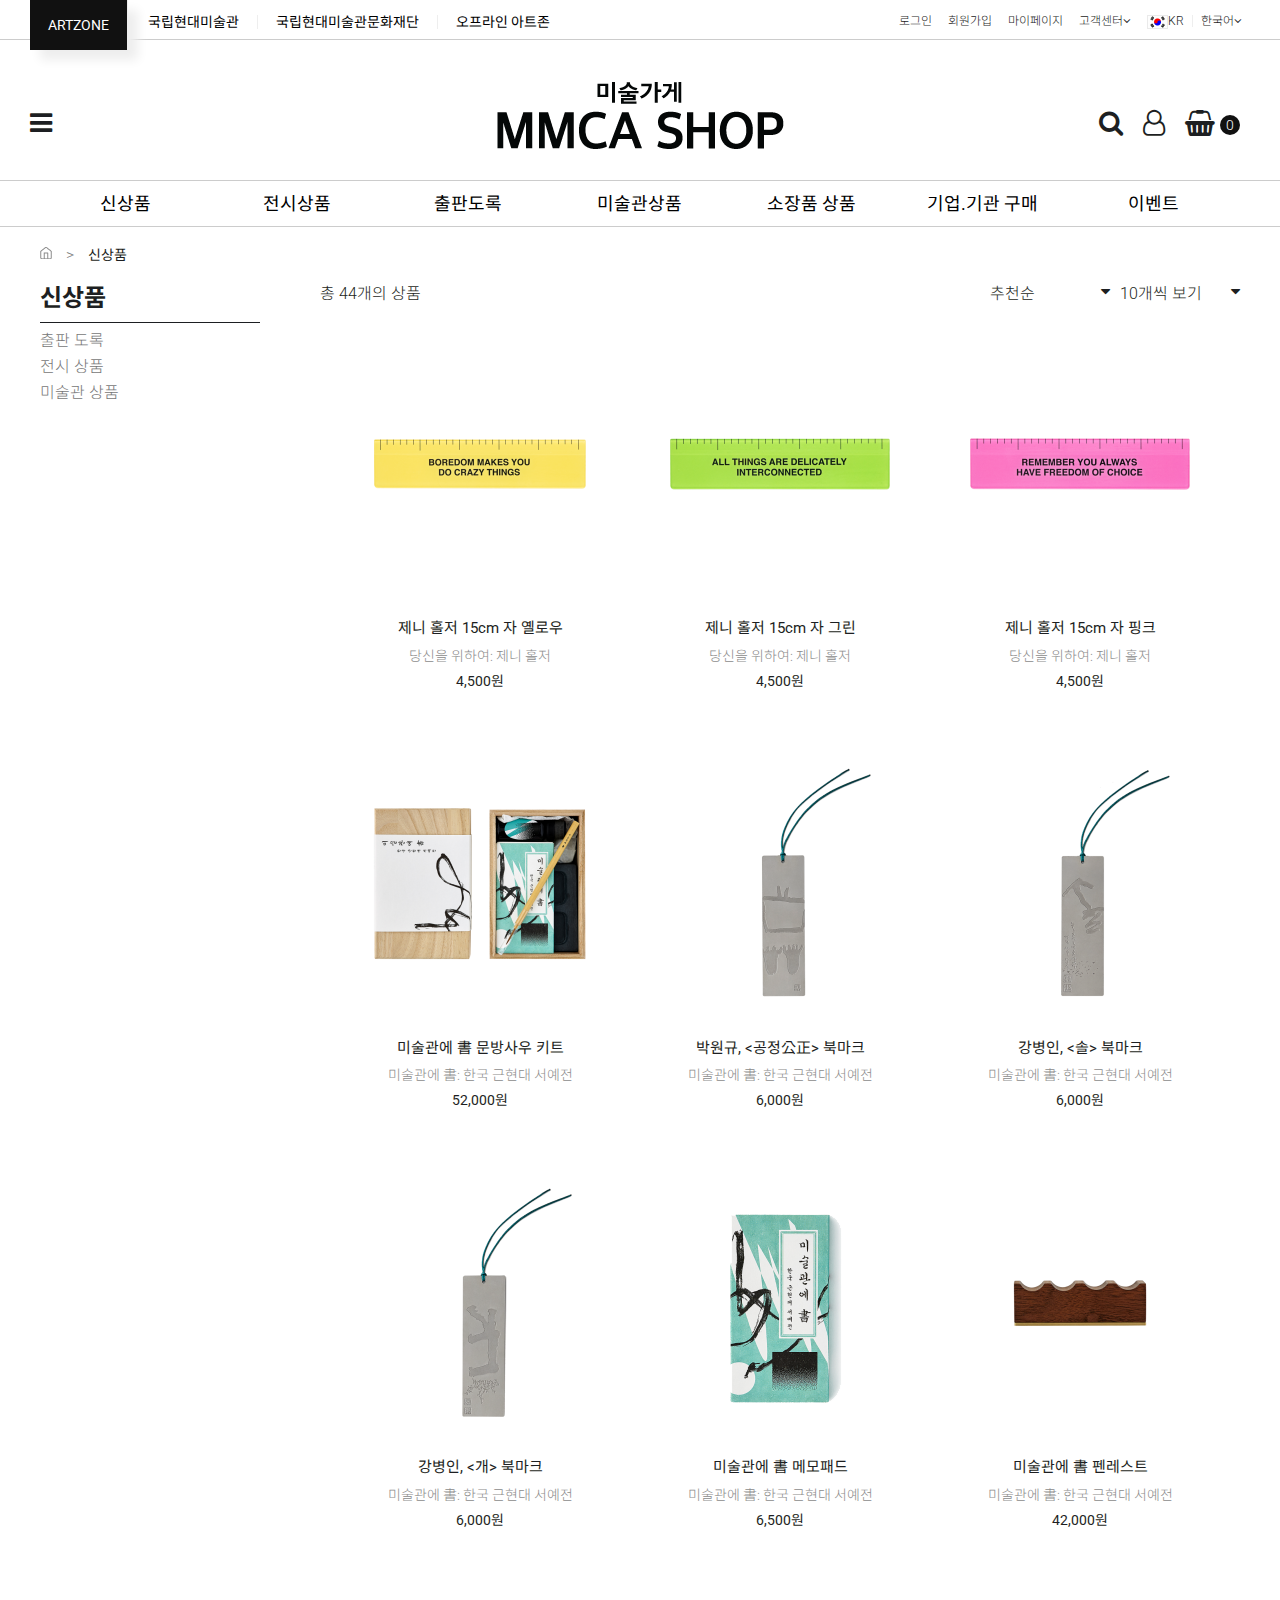
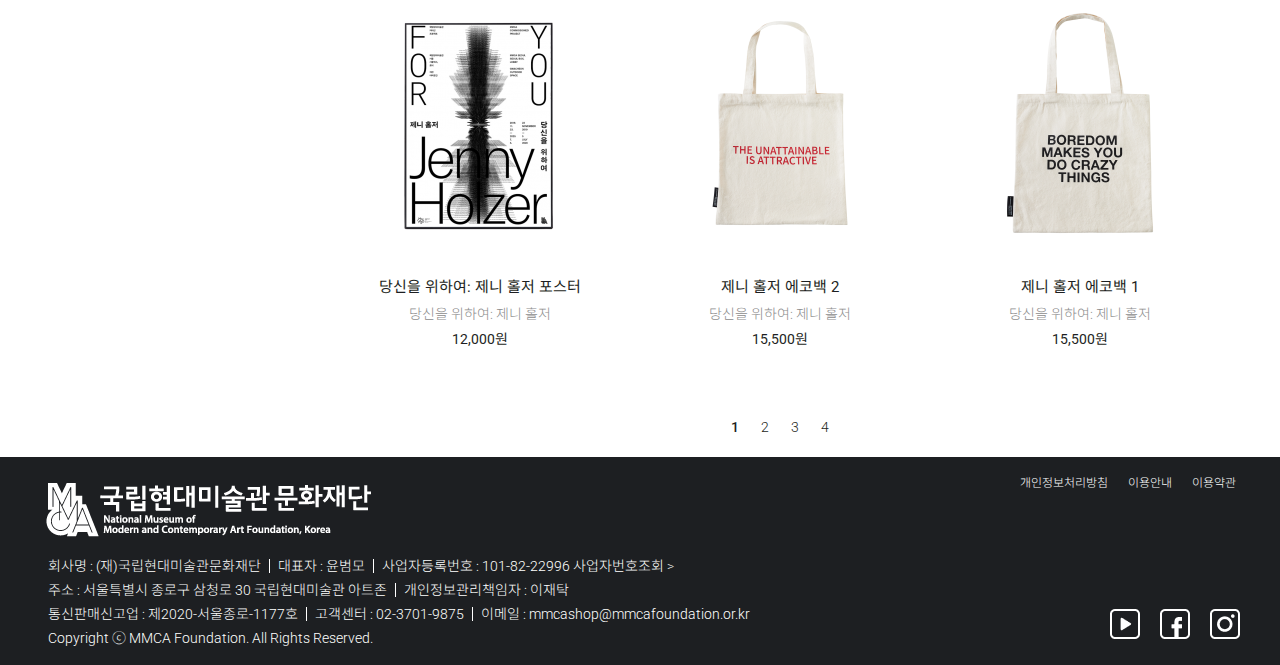
<file: sub1.html>
<!DOCTYPE html>
<html lang="ko">

<head>
    <meta charset="UTF-8">
    <meta name="description" content="Free Web tutorials">
    <meta name="keywords" content="HTML, CSS, JavaScript">
    <meta name="author" content="serah">
    <meta http-equiv="X-UA-Compatible" content="IE=edge">
    <meta name="viewport" content="width=device-width, initial-scale=1.0">
    <title>국립현대미술관 온라인샵 미술가게</title>
    <link rel="stylesheet" href="https://cdnjs.cloudflare.com/ajax/libs/font-awesome/4.7.0/css/font-awesome.css" />
    <link rel="stylesheet" href="css/reset.css" type="text/css">
    <link rel="stylesheet" href="css/common.css" type="text/css">
    <link rel="stylesheet" href="css/sub1_style.css" type="text/css">
    <link rel="shortcut icon" href="images/favicon.ico">
    <link rel="icon" type="image/png" href="images/favicon.png" sizes="192x192">
    <script src="js/prefixfree.min.js"></script>
    <!--[if lt IE 9]><script src="http://html5shiv.googlecode.com/svn/trunk/html5.js"></script><![endif]-->
</head>

<body>
    <header>
        <div class="h_top clear">
            <ul class="h_top_left">
                <li><a href="#">ARTZONE</a></li>
                <li><a href="#">국립현대미술관</a></li>
                <li><a href="#">국립현대미술관문화재단</a></li>
                <li><a href="#">오프라인 아트존</a></li>
            </ul><!-- //.h_top_left -->
            <ul class="h_top_right">
                <li><a href="#">로그인</a></li>
                <li><a href="#">회원가입</a></li>
                <li><a href="#">마이페이지</a></li>
                <li><a href="#">고객센터<i class="fa fa-angle-down" aria-hidden="true"></i></a></li>
                <li><a href="#"><img src="images/kor_icon.png" alt="대한민국국기">KR</a></li>
                <li><a href="#">한국어<i class="fa fa-angle-down" aria-hidden="true"></i></a></li>
            </ul><!-- //.h_top_right -->
        </div><!-- //.h_top -->
        <div class="h_middle">
            <i class="fa fa-bars" aria-hidden="true"></i>
            <h1>
                <a href="index.html">
                    <img src="images/logo.png" alt="미술가게 MMCA SHOP">
                </a>
            </h1>
            <ul>
                <li><i class="fa fa-search" aria-hidden="true"></i></li>
                <li><a href="#"><i class="fa fa-user-o" aria-hidden="true"></i></a></li>
                <li><a href="#"><i class="fa fa-shopping-basket" aria-hidden="true"></i><span class="num">0</span></a>
                </li>
            </ul>
        </div><!-- //.h_middle -->
        <div class="h_bottom">
            <div class="container">
                <nav>
                    <ul class="gnb">
                        <li><a href="sub1.html">신상품</a></li>
                        <li><a href="sub1.html">전시상품</a></li>
                        <li><a href="sub1.html">출판도록</a></li>
                        <li><a href="sub1.html">미술관상품</a></li>
                        <li><a href="sub1.html">소장품 상품</a></li>
                        <li><a href="sub1.html">기업.기관 구매</a></li>
                        <li><a href="sub1.html">이벤트</a></li>
                    </ul>
                </nav>
            </div><!-- //.container -->
        </div><!-- //.h_bottom -->
    </header>

    <div class="new_product">
        <div class="container">
            <div class="navi">
                <em><a href="#"><img src="dataimg/home_icon.png" alt="홈아이콘"></a></em>
                <span>&gt;</span>
                <em><a href="#">신상품</a></em>
            </div><!-- //.navi -->
            <dl class="left_np">
                <dt><a href="#">신상품</a></dt>
                <dd><a href="#">출판 도록</a></dd>
                <dd><a href="#">전시 상품</a></dd>
                <dd><a href="#">미술관 상품</a></dd>
            </dl><!-- //.left_np -->
            <div class="right_np">
                <div class="tit clear">
                    <div class="num">총 44개의 상품</div>
                    <div class="down_all">
                        <div>추천순<i class="fa fa-caret-down" aria-hidden="true"></i></div>
                        <div>10개씩 보기<i class="fa fa-caret-down" aria-hidden="true"></i></div>
                    </div><!-- //.down_all -->
                </div><!-- //.tit -->
                <ul class="clear">
                    <li>
                        <a href="#">
                            <img src="dataimg/sub1_1.png" alt="제공이미지">
                            <p>제니 홀저 15cm 자 옐로우</p>
                            <em>당신을 위하여: 제니 홀저</em>
                            <span>4,500원</span>
                        </a>
                    </li>
                    <li>
                        <a href="#">
                            <img src="dataimg/sub1_2.png" alt="제공이미지">
                            <p>제니 홀저 15cm 자 그린</p>
                            <em>당신을 위하여: 제니 홀저</em>
                            <span>4,500원</span>
                        </a>
                    </li>
                    <li>
                        <a href="#">
                            <img src="dataimg/sub1_3.png" alt="제공이미지">
                            <p>제니 홀저 15cm 자 핑크</p>
                            <em>당신을 위하여: 제니 홀저</em>
                            <span>4,500원</span>
                        </a>
                    </li>
                    <li>
                        <a href="#">
                            <img src="dataimg/sub1_4.png" alt="제공이미지">
                            <p>미술관에 書 문방사우 키트</p>
                            <em>미술관에 書: 한국 근현대 서예전</em>
                            <span>52,000원</span>
                        </a>
                    </li>
                    <li>
                        <a href="#">
                            <img src="dataimg/sub1_5.png" alt="제공이미지">
                            <p>박원규, <공정公正> 북마크</p>
                            <em>미술관에 書: 한국 근현대 서예전</em>
                            <span>6,000원</span>
                        </a>
                    </li>
                    <li>
                        <a href="#">
                            <img src="dataimg/sub1_6.png" alt="제공이미지">
                            <p>강병인, <솔> 북마크</p>
                            <em>미술관에 書: 한국 근현대 서예전</em>
                            <span>6,000원</span>
                        </a>
                    </li>
                    <li>
                        <a href="#">
                            <img src="dataimg/sub1_7.png" alt="제공이미지">
                            <p>강병인, <개> 북마크</p>
                            <em>미술관에 書: 한국 근현대 서예전</em>
                            <span>6,000원</span>
                        </a>
                    </li>
                    <li>
                        <a href="#">
                            <img src="dataimg/sub1_8.png" alt="제공이미지">
                            <p>미술관에 書 메모패드</p>
                            <em>미술관에 書: 한국 근현대 서예전</em>
                            <span>6,500원</span>
                        </a>
                    </li>
                    <li>
                        <a href="#">
                            <img src="dataimg/sub1_9.png" alt="제공이미지">
                            <p>미술관에 書 펜레스트</p>
                            <em>미술관에 書: 한국 근현대 서예전</em>
                            <span>42,000원</span>
                        </a>
                    </li>
                    <li>
                        <a href="#">
                            <img src="dataimg/sub1_10.png" alt="제공이미지">
                            <p>당신을 위하여: 제니 홀저 포스터</p>
                            <em>당신을 위하여: 제니 홀저</em>
                            <span>12,000원</span>
                        </a>
                    </li>
                    <li>
                        <a href="#">
                            <img src="dataimg/sub1_11.png" alt="제공이미지">
                            <p>제니 홀저 에코백 2</p>
                            <em>당신을 위하여: 제니 홀저</em>
                            <span>15,500원</span>
                        </a>
                    </li>
                    <li>
                        <a href="#">
                            <img src="dataimg/sub1_12.png" alt="제공이미지">
                            <p>제니 홀저 에코백 1</p>
                            <em>당신을 위하여: 제니 홀저</em>
                            <span>15,500원</span>
                        </a>
                    </li>
                </ul>
                <ol>
                    <li class="on"><a href="#">1</a></li>
                    <li><a href="#">2</a></li>
                    <li><a href="#">3</a></li>
                    <li><a href="#">4</a></li>
                </ol>
            </div><!-- //.right_np -->
        </div><!-- //.container -->
    </div><!-- //.new_product -->

    <footer>
        <div class="container">
            <div class="f_left">
                <div class="f_logo">
                    <img src="images/f_logo.png" alt="하단로고">
                </div><!-- //.f_logo -->
                <ul class="">
                    <li>회사명 : (재)국립현대미술관문화재단</li>
                    <li>대표자 : 윤범모</li>
                    <li class="no_bar">
                        사업자등록번호 : 101-82-22996
                        <a href="#">사업자번호조회 &gt;</a>
                    </li>
                    <li>주소 : 서울특별시 종로구 삼청로 30 국립현대미술관 아트존</li>
                    <li class="no_bar">개인정보관리책임자 : 이재탁</li>
                    <li>통신판매신고업 : 제2020-서울종로-1177호</li>
                    <li>고객센터 : 02-3701-9875 </li>
                    <li class="no_bar">
                        이메일 :
                        <a href="mailto:mmcashop@mmcafoundation.or.kr">mmcashop@mmcafoundation.or.kr</a>
                    </li>
                </ul>
                <p class="copy">
                    Copyright ⓒ MMCA Foundation. All Rights Reserved.
                </p>
            </div><!-- //.f_left -->
            <div class="f_right">
                <ul class="f_menu">
                    <li><a href="#">개인정보처리방침</a></li>
                    <li><a href="#">이용안내</a></li>
                    <li><a href="#">이용약관</a></li>
                </ul><!-- //.f_menu -->
                <ul class="sns">
                    <li><a href="#"><img src="images/foot_yt.png" alt="유튜브"></a></li>
                    <li><a href="#"><img src="images/foot_fb.png" alt="페이스북"></a></li>
                    <li><a href="#"><img src="images/foot_insta.png" alt="인스타"></a></li>
                </ul>
            </div><!-- //.f_right -->
        </div><!-- //.container -->
    </footer>
</body>

</html>
</file>
<file: css/common.css>
@import url('https://fonts.googleapis.com/css2?family=Noto+Sans+KR:wght@100;300;400;500;700;900&family=Roboto:ital,wght@0,100;0,300;0,400;0,500;0,700;0,900;1,100;1,300;1,400;1,500;1,700;1,900&display=swap');

img {
    vertical-align: top;
}

body {
    color: #1d1f22;
    font-family: 'Roboto', 'Noto Sans KR', sans-serif;
    font-weight: 300;
    min-width: 1200px;
}

.container {
    width: 1200px;
    margin: 0 auto;
}

.clear::after,
.container::after {
    content: "";
    display: block;
    clear: both;
}

/* header */
header {
    width: 100%;
}

header .h_top {
    width: 100%;
    height: 50px;
    position: relative;
}

header .h_top::after {
    content: "";
    display: block;
    width: 100%;
    height: 1px;
    background: #ccc;
    position: absolute;
    left: 0;
    bottom: 10px;
}

header .h_top ul.h_top_left {
    float: left;
    font-size: 14px;
    padding-left: 30px;
    padding-top: 15px;
    color: #000;
    font-weight: 400;
    position: relative;
}

header .h_top ul.h_top_left li {
    float: left;
    padding: 0 18px;
    border-right: 1px solid #eee;
}

header .h_top ul.h_top_left li:nth-child(1) {
    position: absolute;
    left: 30px;
    top: 0;
    background: #111;
    height: 50px;
    line-height: 50px;
    color: #fff;
    z-index: 2;
    box-shadow: 10px 10px 10px #eee;
}

header .h_top ul.h_top_left li:nth-child(2) {
    margin-left: 100px;
}

header .h_top ul.h_top_left li:last-child {
    border-right: 0;
}

header .h_top ul.h_top_right {
    float: right;
    padding-right: 30px;
    font-size: 12px;
    color: #1c1c1c;
    margin-top: 15px;
}

header .h_top ul.h_top_right li {
    float: left;
    padding: 0 8px;}

header .h_top ul.h_top_right li:last-child {
    border-left: 1px solid #eee;
}
header .h_middle{
    width: 100%;
    padding: 30px 0;
    border-bottom: 1px solid #ccc;
    font-size: 26px;
    position: relative;
    text-align: center;
}
header .h_middle .fa-bars{
    position: absolute;
    left: 30px;
    top: 60px;
}
header .h_middle ul{
    position: absolute;
    right: 30px;
    top: 60px;
}
header .h_middle ul li{
    float: left;
    margin: 0 10px;
}
header .h_middle ul li span.num{
    display: inline-block;
    width: 20px;
    height: 20px;
    font-size: 14px;
    line-height: 20px;
    border-radius: 50%;
    background: #111;
    color: #fff;
    vertical-align: middle;
    margin-left: 5px;
}
header .h_bottom{
    width: 100%;
    font-size: 18px;
    color: #000;
    font-weight: 400;
    line-height: 45px;
    border-bottom: 1px solid #ccc;
}
header .h_bottom nav{width: 100%;}
header .h_bottom nav ul{width: 100%;}
header .h_bottom nav ul li{
    width: 14.28%;
    float: left;
    text-align: center;
}
header .h_bottom nav ul li a{
    display: block;
    width: 100%;
    height: 45px;
}

/* footer */
footer{
    width: 100%;
    padding: 20px 0;
    background: #1d1f22;
    color: #fff;
}
footer .f_left{
    width: 60%;
    font-size: 14px;
    float: left;
}
footer .f_left .f_logo{}
footer .f_left ul{
    padding: 20px 0;
}
footer .f_left ul li{
    float: left;
    padding: 0 8px;
    border-right: 1px solid #fff;
    margin-bottom: 10px;
}
footer .f_left ul li.no_bar{
    border-right: 0;
}
footer .f_left p{
    clear: both;
    margin-left: 8px;
}
footer .f_right{
    width: 20%;
    float: right;
    font-size: 12px;
}
footer .f_right ul.f_menu{}
footer .f_right ul.f_menu li{
    float: left;
    margin-left: 20px;
}
footer .f_right ul.sns{
    float: right;
    margin-top: 120px;
}
footer .f_right ul.sns li{
    float: left;
    margin-left: 20px;
}
</file>
<file: css/sub1_style.css>
.new_product{
    width: 100%;
}
.new_product .navi{
    padding: 20px 0;
}
.new_product .navi span{
    margin: 0 10px;
    color: #777;
}
.new_product .navi em a{
    font-size: 14px;
    font-weight: 400;
    color: #1d1f22;
}
.new_product dl.left_np{
    width: 220px;
    float: left;
}
.new_product dl.left_np dt{
    color: #1d1f22;
    font-size: 24px;
    line-height: 1.3;
    padding-bottom: 8px;
    border-bottom: 1px solid #1d1f22;
    font-weight: 700;
}
.new_product dl.left_np dd{
    margin: 10px 0;
    color: #777;
}
.new_product .right_np{
    width: 920px;
    float: right;
}
.new_product .right_np .tit{
    width: 100%;
    height: 21px;
    line-height: 21px;
}
.new_product .right_np .tit .num{
    float: left;
}
.new_product .right_np .tit .down_all{
    float: right;
}
.new_product .right_np .tit .down_all div{
    width: 120px;
    float: left;
    margin-left: 10px;
}
.new_product .right_np .tit .down_all div i{float: right;}
.new_product .right_np ul{
    margin: 15px;
    text-align: center;
}
.new_product .right_np ul li{
    float: left;
    margin-bottom: 50px;
}
.new_product .right_np ul li:nth-child(3n-1){
    margin-left: 10px;
    margin-right: 10px;
}
.new_product .right_np ul li img{
    margin-bottom: 10px;
    transition: all 0.6s;
}
.new_product .right_np ul li:hover img{
    background: rgba(1,1,1,0.1);
}
.new_product .right_np ul li p{
    font-size: 15px;
    line-height: 1.3;
    margin-bottom: 10px;
    font-weight: 400;
}
.new_product .right_np ul li em{
    display: block;
    font-size: 14px;
    color: #8b8b8b;
    font-weight: 300;
    margin-bottom: 10px;
}
.new_product .right_np ul li span{
    font-size: 14px;
    font-weight: 400;
    color: #1d1f22;
}
.new_product .right_np ol{
    width: 120px;
    margin: 0 auto;
    margin-bottom: 60px;
    font-size: 14px;
}
.new_product .right_np ol li{
    width: 30px;
    height: 30px;
    text-align: center;
    line-height: 30px;
    float: left;
}
.new_product .right_np ol li.on{
    color: #1d1f22;
    font-weight: 500;
}
</file>
